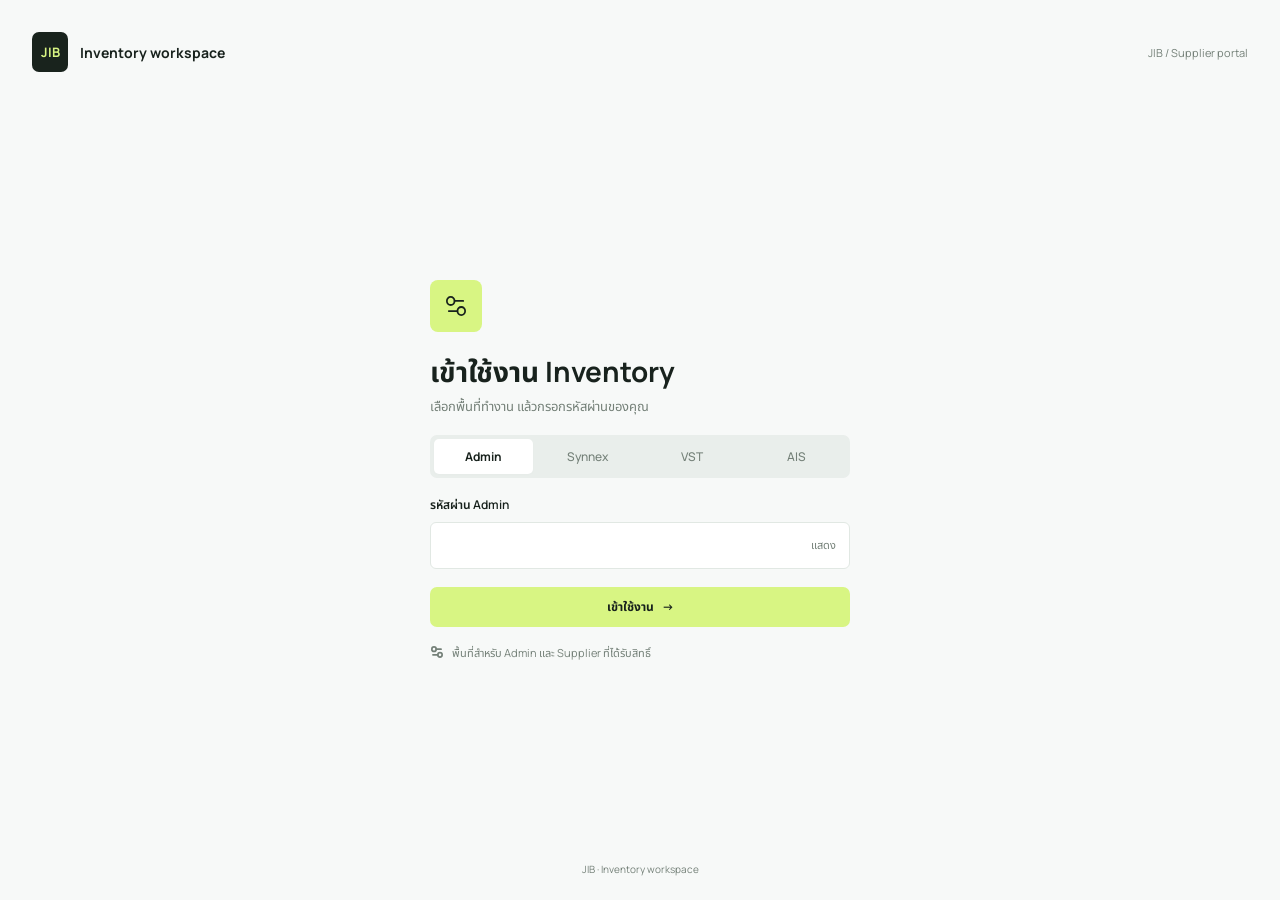
<file: index.html>
<!doctype html>
<html lang="th">
  <head>
    <meta charset="utf-8">
    <meta name="viewport" content="width=device-width, initial-scale=1">
    <title>JIB Inventory workspace</title>
    <link rel="stylesheet" href="workspace.css?v=20261027-sidebar">
  </head>
  <body data-page="home" data-vendor="admin">
    <div id="app"></div>
    <script src="config.js"></script>
    <script src="app.js?v=20261105-categories"></script>
  </body>
</html>
</file>
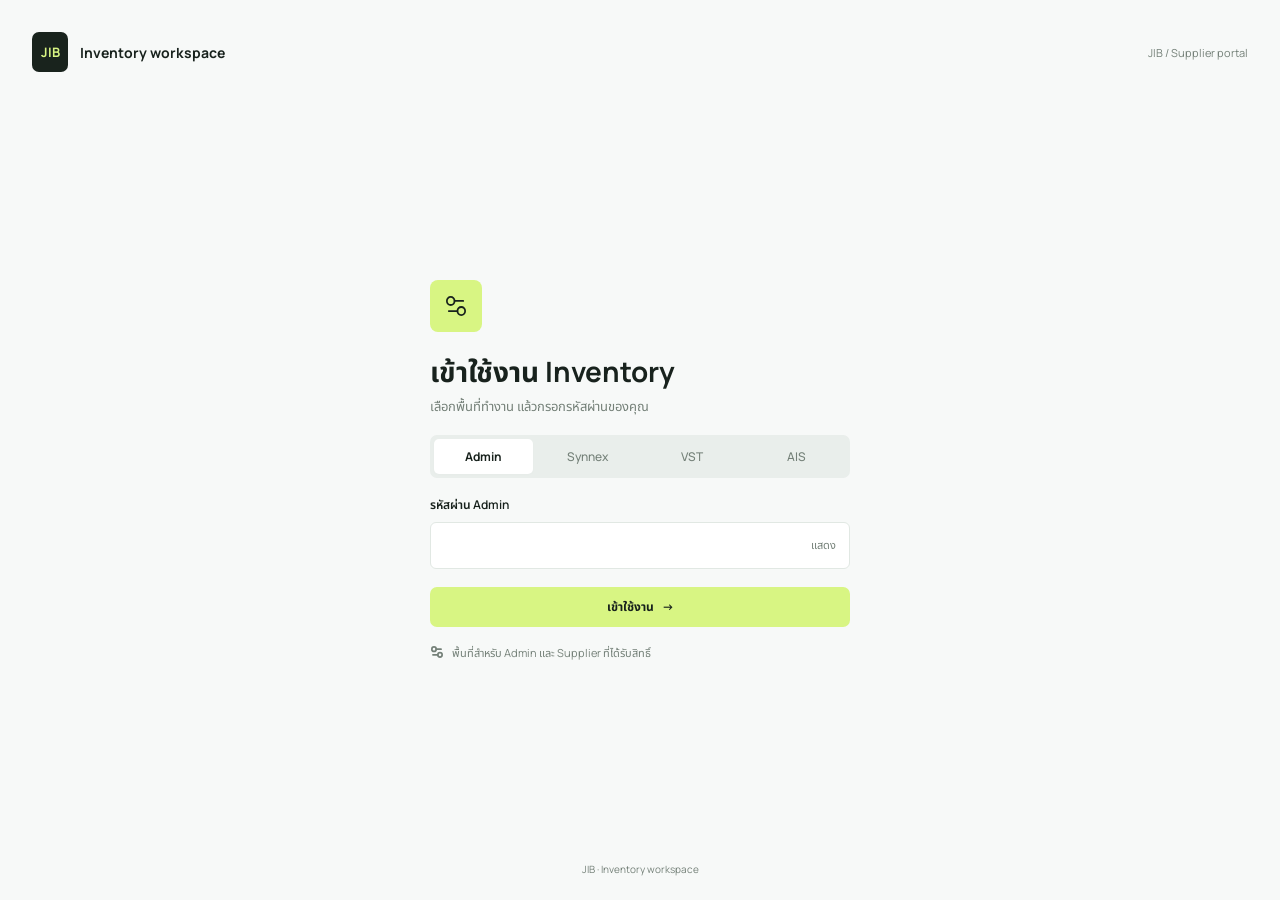
<file: admin.html>
<!doctype html>
<html lang="th">
  <head>
    <meta charset="utf-8">
    <meta name="viewport" content="width=device-width, initial-scale=1">
    <title>Admin</title>
    <link rel="stylesheet" href="workspace.css?v=20261119-sales30-units">
  </head>
  <body data-page="admin" data-vendor="admin" data-jib-stock="true">
    <div id="app"></div>
    <script src="config.js"></script>
    <script src="app.js?v=20261120-sales100k-1"></script>
  </body>
</html>
</file>
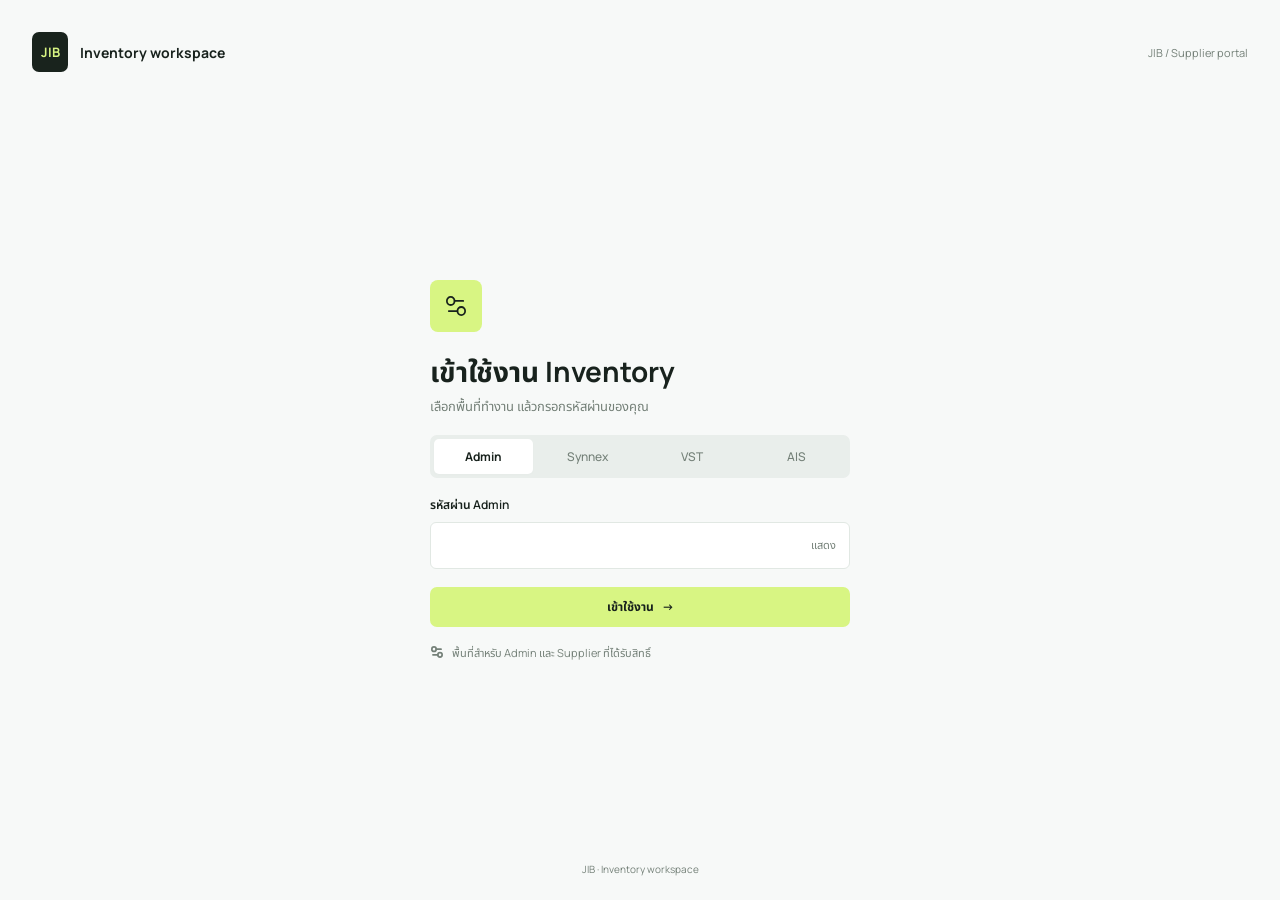
<file: inventory.html>
<!doctype html>
<html lang="th">
  <head>
    <meta charset="utf-8">
    <meta name="viewport" content="width=device-width, initial-scale=1">
    <meta name="referrer" content="no-referrer">
    <title>Inventory | JIB Workspace</title>
    <link rel="stylesheet" href="workspace.css?v=20261119-sales30-units">
    <link rel="stylesheet" href="inventory.css?v=20261119-inventory-1">
  </head>
  <body data-page="inventory" data-vendor="admin">
    <div id="app"></div>
    <script src="config.js"></script>
    <script src="inventory.js?v=20261119-inventory-1"></script>
    <script src="app.js?v=20261119-inventory-1"></script>
  </body>
</html>
</file>
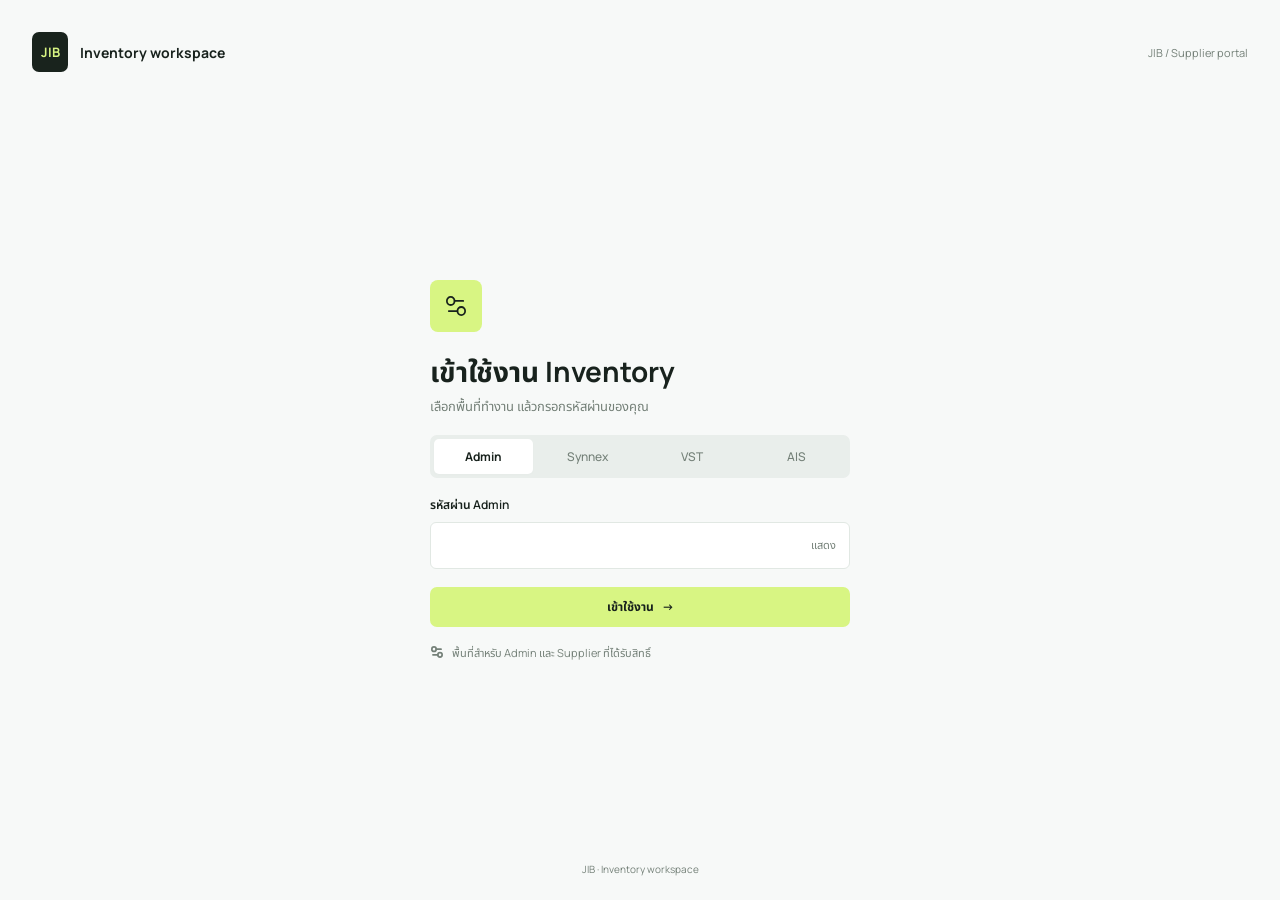
<file: sales.html>
<!doctype html>
<html lang="th">
  <head>
    <meta charset="utf-8">
    <meta name="viewport" content="width=device-width, initial-scale=1">
    <meta name="referrer" content="no-referrer">
    <title>ยอดขาย | JIB Workspace</title>
    <link rel="stylesheet" href="workspace.css?v=20261119-sales-1">
    <link rel="stylesheet" href="sales.css?v=20261119-sales-1">
  </head>
  <body data-page="sales" data-vendor="admin">
    <div id="app"></div>
    <script src="config.js?v=20261119-sales-1"></script>
    <script src="sales.js?v=20261120-sales100k-1"></script>
    <script src="app.js?v=20261120-sales100k-1"></script>
  </body>
</html>
</file>
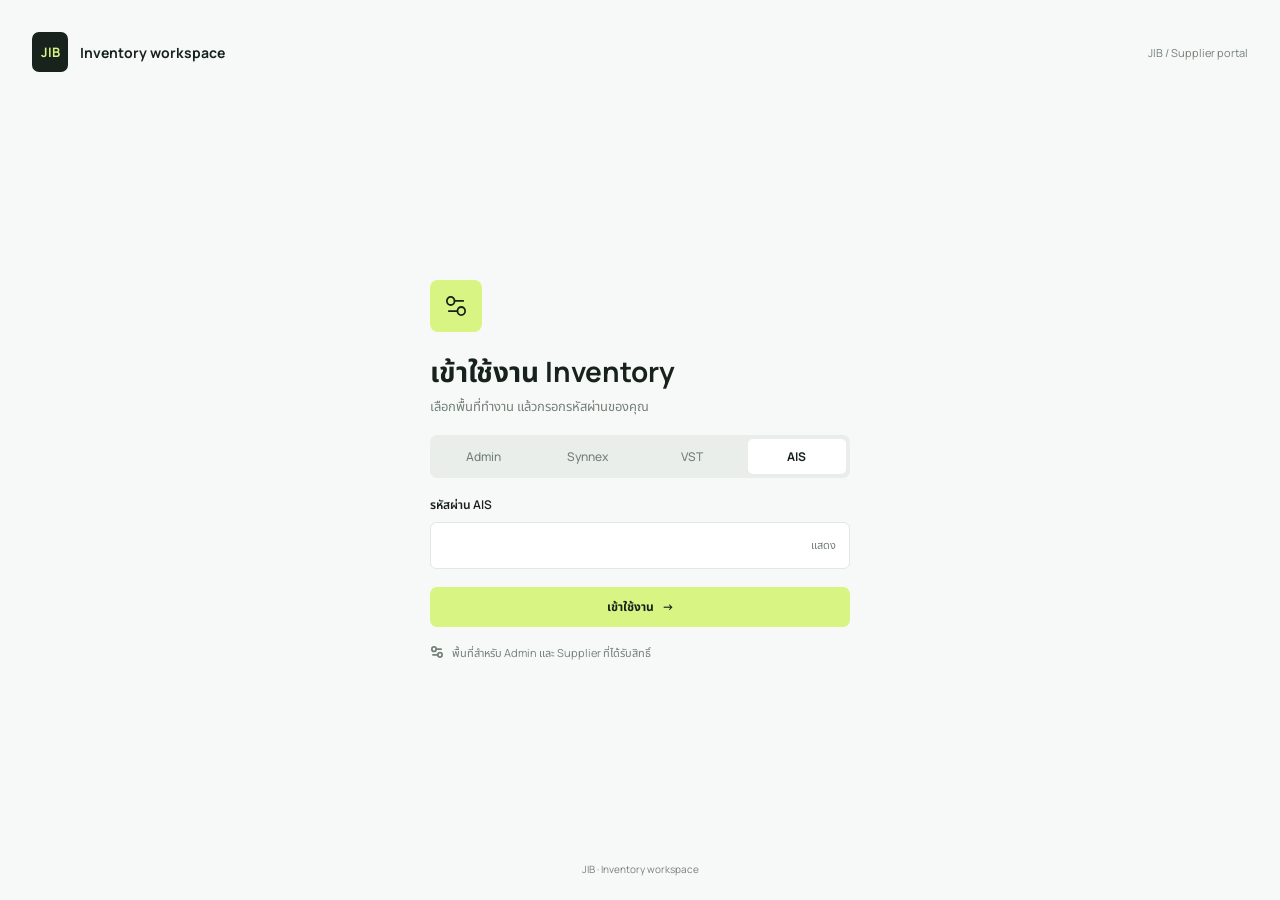
<file: upload-ais.html>
<!doctype html>
<html lang="th">
  <head>
    <meta charset="utf-8">
    <meta name="viewport" content="width=device-width, initial-scale=1">
    <title>AIS Upload</title>
    <link rel="stylesheet" href="workspace.css?v=20261027-sidebar">
  </head>
  <body data-page="upload" data-vendor="ais">
    <div id="app"></div>
    <script src="config.js"></script>
    <script src="app.js?v=20261105-categories"></script>
  </body>
</html>
</file>
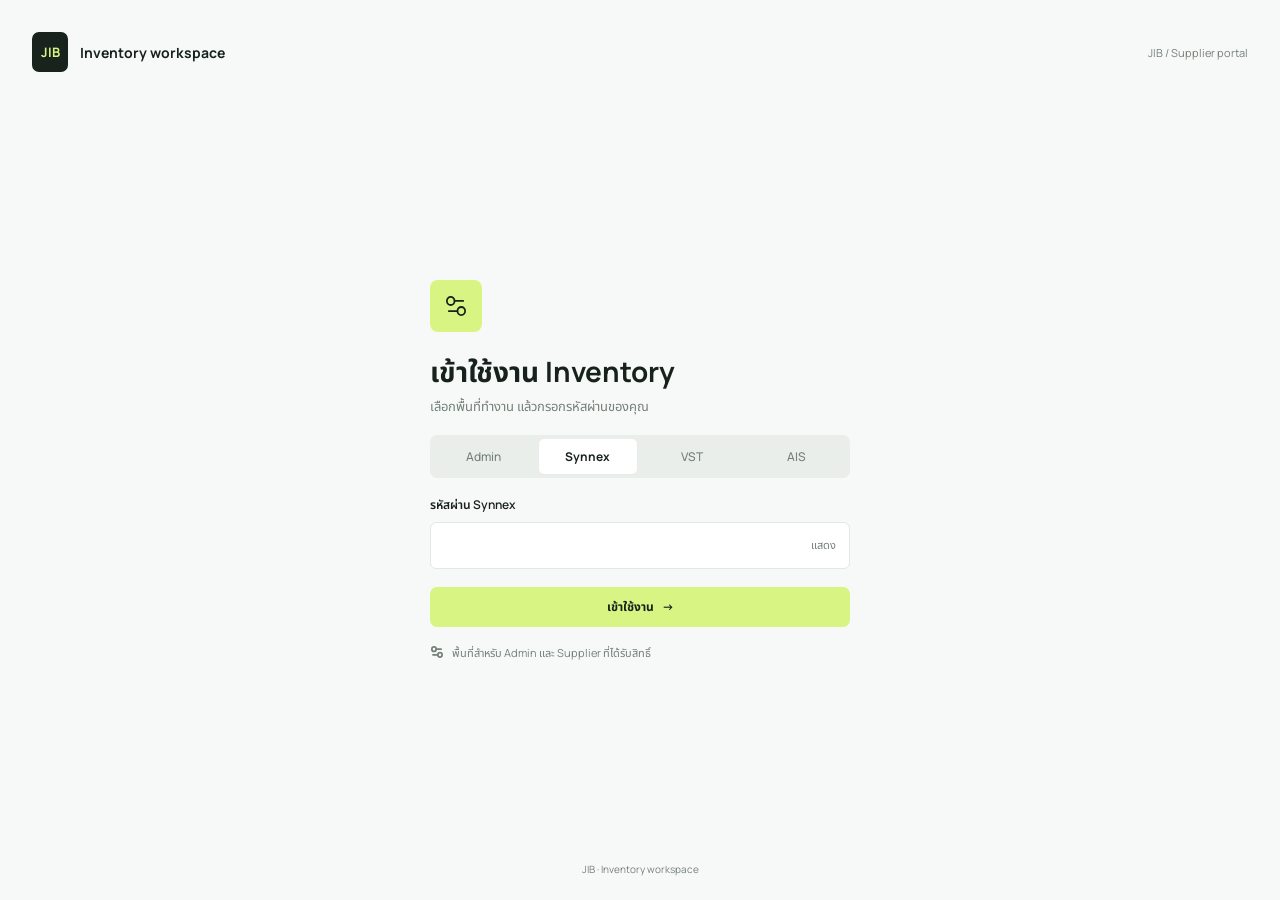
<file: upload-synnex.html>
<!doctype html>
<html lang="th">
  <head>
    <meta charset="utf-8">
    <meta name="viewport" content="width=device-width, initial-scale=1">
    <title>Synnex Upload</title>
    <link rel="stylesheet" href="workspace.css?v=20261027-sidebar">
  </head>
  <body data-page="upload" data-vendor="synnex">
    <div id="app"></div>
    <script src="config.js"></script>
    <script src="app.js?v=20261105-categories"></script>
  </body>
</html>
</file>
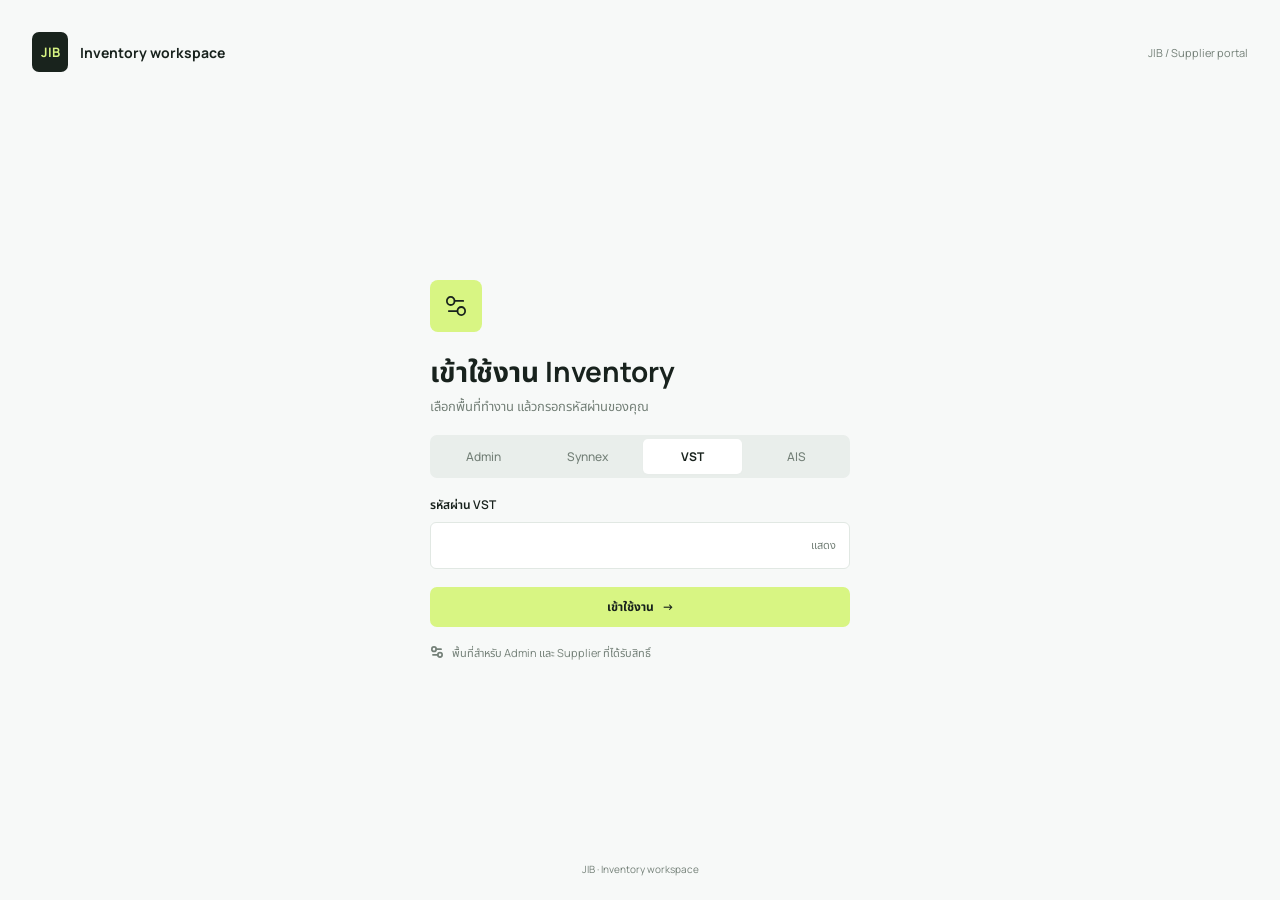
<file: upload-vst.html>
<!doctype html>
<html lang="th">
  <head>
    <meta charset="utf-8">
    <meta name="viewport" content="width=device-width, initial-scale=1">
    <title>VST Upload</title>
    <link rel="stylesheet" href="workspace.css?v=20261027-sidebar">
  </head>
  <body data-page="upload" data-vendor="vst">
    <div id="app"></div>
    <script src="config.js"></script>
    <script src="app.js?v=20261105-categories"></script>
  </body>
</html>
</file>
<file: workspace.css>
@font-face { font-family: Manrope; src: url('assets/fonts/manrope.ttf') format('truetype'); font-style: normal; font-weight: 200 800; font-display: swap; }
@font-face { font-family: 'Noto Sans Thai'; src: url('assets/fonts/noto-sans-thai.ttf') format('truetype'); font-style: normal; font-weight: 100 900; font-display: swap; }
:root {
  color-scheme: light;
  --canvas: #f7f9f8;
  --surface: #fff;
  --ink: #18221d;
  --muted: #748078;
  --line: #e1e8e3;
  --sidebar: #19231d;
  --lime: #d8f583;
  --teal: #087c65;
  --mint: #edf7f1;
  --amber: #a6652a;
  --sand: #fff5e8;
  --danger: #b34236;
  font-family: Manrope, 'Noto Sans Thai', sans-serif;
  color: var(--ink);
  font-size: 13px;
  letter-spacing: 0;
}
* { box-sizing: border-box; }
body { margin: 0; background: var(--canvas); }
button, input, textarea { font: inherit; color: inherit; }
button, summary, a, input, textarea { -webkit-tap-highlight-color: transparent; }
button, summary, a { touch-action: manipulation; }
button, a, summary { transition: background .16s, color .16s, border-color .16s, box-shadow .16s; }
button { cursor: pointer; }
a { color: inherit; text-decoration: none; }
h1, h2, h3, h4, p { margin: 0; }
h1 { font-size: 28px; font-weight: 700; line-height: 1.5; overflow-wrap: anywhere; }
h2 { font-size: 15px; font-weight: 700; line-height: 1.5; }
h3 { font-size: 13px; font-weight: 700; }
input, textarea { min-width: 0; }
[hidden] { display: none !important; }
:focus-visible { outline: 2px solid var(--teal); outline-offset: 4px; }
:disabled, .disabled { cursor: not-allowed; opacity: .5; }
.visually-hidden, .supplier-filter legend { position: absolute; width: 1px; height: 1px; padding: 0; margin: -1px; overflow: hidden; clip: rect(0,0,0,0); white-space: nowrap; border: 0; }
.workspace-icon { width: 16px; height: 16px; flex: 0 0 16px; display: inline-flex; align-items: center; justify-content: center; overflow: visible; }
.workspace-icon img { display: block; flex-shrink: 0; max-width: none; }
.icon-settings-login { width: 24px; height: 24px; flex-basis: 24px; }
.icon-settings-note { width: 14px; height: 14px; flex-basis: 14px; }
.icon-settings-small { width: 17px; height: 17px; flex-basis: 17px; }
.icon-clock { width: 13px; height: 13px; flex-basis: 13px; mask: url('assets/fresh-70a69.svg') center / 13px 13px no-repeat; }
.icon-clock-upload { width: 14px; height: 14px; flex-basis: 14px; mask: url('assets/fresh-3a155.svg') center / 14px 14px no-repeat; }
.button { display: inline-flex; align-items: center; justify-content: center; gap: 8px; min-height: 40px; padding: 10px 16px; border: 1px solid transparent; border-radius: 7px; font-size: 12px; font-weight: 700; line-height: 18px; white-space: nowrap; background: var(--surface); }
.button.primary { background: var(--lime); color: var(--ink); }
.button.primary:not(:disabled):hover { background: #c7e772; box-shadow: 0 3px 12px #18221d0c; }
.button.secondary { border-color: var(--line); background: var(--surface); }
.button.secondary:not(:disabled):hover { background: var(--canvas); border-color: #c1d2c6; }
.button.danger-button { background: var(--danger); color: #fff; }
.icon-button { width: 46px; min-width: 46px; padding: 10px; }
.full { width: 100%; }
.badge { display: inline-flex; align-items: center; gap: 5px; width: fit-content; padding: 4px 8px; border-radius: 4px; font-size: 10px; line-height: 15px; font-weight: 600; background: var(--mint); color: var(--teal); }
.badge-amber { background: var(--sand); color: var(--amber); }
.badge-muted { background: var(--canvas); color: var(--muted); }
.hint { color: var(--muted); font-size: 10px; line-height: 1.5; }
.status { padding: 12px 16px; margin: 0 0 18px; border-radius: 6px; font-size: 12px; overflow-wrap: anywhere; animation: arrive .18s ease-out; }
.status.success { color: var(--teal); background: var(--mint); border: 1px solid #d6eadd; }
.status.error { color: var(--danger); background: #fff0ed; border: 1px solid #f0d9d2; }
.status.warning { color: #854a16; background: var(--sand); border: 1px solid #ead7bc; }
.workspace-shell { display: grid; grid-template-columns: 184px minmax(0,1fr); min-height: 100dvh; background: var(--surface); }
.workspace-shell.sidebar-hidden { grid-template-columns: minmax(0,1fr); }
.workspace-sidebar { position: sticky; top: 0; height: 100dvh; padding: 20px; background: var(--sidebar); display: flex; flex-direction: column; gap: 8px; color: #cbd8cf; }
.workspace-brand { display: flex; align-items: center; gap: 9px; margin-bottom: 42px; }
.workspace-mark { width: 36px; height: 36px; flex: 0 0 36px; border-radius: 7px; background: var(--lime); color: var(--ink); display: inline-grid; place-items: center; font-size: 12px; font-weight: 700; }
.workspace-brand > span:last-child { display: grid; gap: 1px; }
.workspace-brand strong { color: #fff; font-size: 13px; }
.workspace-brand small { color: #92a699; font-size: 8px; font-weight: 500; }
.nav-caption { color: #92a699; font-size: 9px; font-weight: 600; margin-bottom: 0; }
.workspace-nav { display: grid; gap: 8px; }
.workspace-nav a { min-height: 38px; display: flex; gap: 10px; align-items: center; padding: 10px; border-radius: 6px; font-size: 12px; font-weight: 500; }
.workspace-nav a.active { background: var(--lime); color: var(--ink); font-weight: 700; }
.workspace-nav a:not(.active):hover { background: #293b2f; }
.workspace-account { margin-top: auto; padding: 16px 8px 8px; border: 0; border-top: 1px solid #34463a; display: flex; align-items: center; gap: 8px; background: none; color: #fff; text-align: left; }
.workspace-account > span:last-child { display: grid; gap: 1px; }
.account-avatar { width: 28px; height: 28px; flex: 0 0 28px; display: grid; place-items: center; border-radius: 6px; background: #34463a; color: var(--lime); font-size: 11px; font-weight: 700; }
.workspace-account strong { font-size: 11px; font-weight: 600; }
.workspace-account small { color: #92a699; font-size: 9px; }
.workspace-account:hover small { color: var(--lime); }
.workspace-main { min-width: 0; }
.workspace-topbar { min-height: 59px; display: flex; gap: 12px; align-items: center; padding: 18px 32px; font-size: 10px; color: var(--muted); }
.workspace-label { font-weight: 700; }
.sidebar-toggle { min-height: 34px; width: 34px; flex: 0 0 34px; padding: 7px; }
.sidebar-toggle img { display: block; width: 18px; height: 18px; }
.workspace-topbar strong { font-size: 11px; font-weight: 600; color: var(--ink); }
.workspace-topbar time { font-size: 11px; font-weight: 500; }
.breadcrumb-divider { color: var(--line); }
.topbar-spacer { flex: 1; }
.workspace-heading { display: flex; align-items: center; justify-content: space-between; gap: 18px; padding: 32px; }
.workspace-heading > div:first-child { min-width: 0; flex: 1; }
.workspace-heading p { margin-top: 3px; color: var(--muted); font-size: 12px; line-height: 18px; }
.heading-actions { display: flex; flex-wrap: wrap; gap: 18px; align-items: center; }
.stock-upload-icon { flex: 0 0 16px; display: block; }
.order-summary { display: grid; grid-template-columns: repeat(4,minmax(0,1fr)); padding: 0 32px 24px; gap: 16px; }
.order-summary > div { display: flex; align-items: center; gap: 12px; }
.order-summary strong { font-size: 30px; line-height: 45px; font-weight: 700; }
.order-summary span { font-size: 11px; font-weight: 500; color: var(--muted); }
.summary-pending strong { color: var(--muted); }
.summary-partial strong { color: var(--amber); }
.summary-complete strong { color: var(--teal); }
.latest-strip { padding: 22px 32px; background: var(--canvas); border-top: 1px solid var(--line); }
.section-title { display: flex; align-items: center; justify-content: space-between; gap: 12px; margin-bottom: 12px; }
.section-title h2 { font-size: 13px; }
.latest-grid { display: grid; grid-template-columns: repeat(3,minmax(0,1fr)); gap: 12px; }
.latest-card { display: flex; align-items: center; gap: 12px; padding: 16px; background: var(--surface); border: 1px solid var(--line); border-radius: 8px; min-width: 0; min-height: 84px; }
.supplier-mark { width: 36px; height: 36px; flex: 0 0 36px; display: grid; place-items: center; border-radius: 6px; background: var(--mint); color: var(--teal); font-size: 10px; font-weight: 700; }
.latest-vst .supplier-mark { background: var(--sand); color: var(--amber); }
.latest-ais .supplier-mark { background: #f0f2f1; color: var(--muted); }
.latest-info { display: grid; gap: 3px; flex: 1; min-width: 0; }
.latest-info h3 { font-size: 12px; }
.latest-info span { font-size: 10px; color: var(--muted); overflow-wrap: anywhere; }
.latest-count { display: grid; justify-items: end; min-width: 32px; }
.latest-count strong { font-size: 23px; font-weight: 700; line-height: 35px; }
.latest-count span { font-size: 10px; color: var(--muted); }
.admin-workspace { padding: 32px; }
.admin-toolbar { display: flex; align-items: center; justify-content: space-between; gap: 20px; }
.admin-search { display: flex; gap: 10px; align-items: center; background: var(--canvas); padding: 0 11px; width: 330px; max-width: 100%; min-height: 40px; border-radius: 6px; }
.admin-search:focus-within { outline: 2px solid #afd3c4; }
.admin-search input { border: 0; outline: 0; background: transparent; padding: 11px 0; width: 100%; font-size: 12px; }
.admin-search input::placeholder { color: var(--muted); }
.admin-filter-actions { display: flex; align-items: center; gap: 12px; }
.supplier-filter { display: flex; gap: 12px; align-items: center; padding: 0; border: 0; margin: 0; }
.supplier-filter-option { display: flex; align-items: center; gap: 4px; padding: 4px 8px; border-radius: 4px; font-size: 10px; font-weight: 600; background: var(--canvas); color: var(--muted); cursor: pointer; min-height: 26px; }
.supplier-filter-option.active { color: var(--teal); background: var(--mint); }
.supplier-filter-option input { width: 11px; height: 11px; margin: 0; accent-color: var(--teal); }
.admin-management { position: relative; }
.admin-management summary { list-style: none; cursor: pointer; }
.admin-management summary::-webkit-details-marker { display: none; }
.tool-menu-list { position: absolute; right: 0; top: calc(100% + 8px); width: 292px; max-width: calc(100vw - 40px); padding: 12px; border: 1px solid var(--line); border-radius: 8px; background: var(--surface); box-shadow: 0 12px 40px #18221d18; z-index: 20; max-height: 65dvh; overflow-y: auto; animation: arrive .16s ease-out; }
.menu-heading { display: block; font-size: 10px; font-weight: 700; color: var(--muted); padding: 6px; }
.menu-action { display: block; width: 100%; border: 0; background: transparent; border-radius: 4px; padding: 11px 10px; text-align: left; font-size: 12px; }
.menu-action:hover { background: var(--canvas); }
.menu-action.danger { color: var(--danger); }
.menu-action.reset-orders { color: var(--amber); }
.tool-menu-list hr { border: 0; border-top: 1px solid var(--line); margin: 6px 0; }
.admin-order-bar { display: flex; align-items: center; justify-content: space-between; gap: 16px; padding: 16px 0; }
.order-tabs { display: flex; gap: 24px; flex-wrap: wrap; }
.order-tab { padding: 4px 0; min-height: 26px; background: none; border: 0; border-bottom: 2px solid transparent; color: var(--muted); font-size: 12px; font-weight: 500; }
.order-tab.active { font-weight: 700; color: var(--teal); border-color: var(--teal); }
.admin-order-bar > .hint { white-space: nowrap; }
.product-filter-bar { display: flex; align-items: center; flex-wrap: wrap; gap: 12px; margin-top: 18px; }
.product-filter-label { font-size: 11px; font-weight: 600; color: var(--muted); }
.product-filter { display: inline-flex; flex-wrap: wrap; gap: 4px; padding: 4px; background: var(--canvas); border-radius: 6px; }
.product-filter-button { min-height: 32px; padding: 6px 14px; border: 0; border-radius: 4px; background: transparent; color: var(--muted); font-size: 12px; font-weight: 600; }
.product-filter-button:hover { color: var(--ink); background: var(--surface); }
.product-filter-button.active { color: var(--teal); background: var(--mint); }
.table-wrap { overflow: auto; }
table { border-collapse: collapse; width: 100%; text-align: left; }
.admin-table table { min-width: 980px; table-layout: fixed; }
thead { background: var(--canvas); }
th { padding: 12px; color: var(--muted); font-size: 9px; font-weight: 700; text-transform: uppercase; vertical-align: top; }
th small { display: block; font-size: 8px; font-weight: 400; text-transform: none; margin-top: 2px; }
.part-column { width: 160px; }
.jib-stock-column { width: 104px; }
.sales-30-column { width: 144px; }
.supplier-column { width: 176px; }
td { padding: 12px; border-bottom: 1px solid var(--line); vertical-align: top; overflow-wrap: anywhere; }
.inventory-row { height: 76px; }
.inventory-row.state-partial { background: var(--sand); }
.part-link { color: var(--teal); font-size: 11px; font-weight: 700; background: none; padding: 0; border: 0; line-height: 17px; text-align: left; overflow-wrap: anywhere; }
.part-link:hover { text-decoration: underline; }
.order-state { display: grid; gap: 0; margin-top: 4px; }
.order-state strong { font-size: 9px; font-weight: 500; line-height: 14px; }
.order-state span { display: none; }
.order-state-pending { color: var(--muted); }
.order-state-partial { color: var(--amber); }
.order-state-complete { color: var(--teal); }
.description-cell { font-size: 12px; font-weight: 500; line-height: 20px; }
.jib-stock-cell { font-size: 12px; line-height: 20px; }
.jib-stock-label { display: none; }
.jib-stock-value { font-weight: 700; font-variant-numeric: tabular-nums; }
.sales-30-window { margin: 0 0 12px; }
.sales-30-label { display: none; }
.sales-30-numbers { font-size: 12px; line-height: 18px; font-variant-numeric: tabular-nums; }
.jib-stock-summary { display: flex; align-items: baseline; flex-wrap: wrap; gap: 6px 12px; padding: 12px 0; border-top: 1px solid var(--line); color: var(--muted); font-size: 11px; }
.jib-stock-summary strong { color: var(--ink); }
.jib-stock-filename { min-width: 0; overflow-wrap: anywhere; }
.stock-file-input { width: 100%; min-height: 42px; padding: 7px; background: var(--canvas); border: 1px solid var(--line); border-radius: 6px; }
.stock-file-input::file-selector-button { border: 1px solid var(--line); border-radius: 4px; background: var(--surface); padding: 4px 8px; margin-right: 8px; cursor: pointer; }
#jibStockUploadFeedback .status { margin: 12px 0 0; }
.vendor-cell { display: grid; gap: 5px; }
.vendor-values { display: flex; align-items: baseline; flex-wrap: wrap; gap: 3px 10px; }
.vendor-values strong { font-size: 12px; font-weight: 700; }
.vendor-values span { color: var(--muted); font-size: 11px; font-weight: 500; }
.vendor-order-control { display: inline-flex; align-items: center; gap: 6px; width: fit-content; cursor: pointer; font-size: 9px; font-weight: 500; color: var(--muted); min-height: 20px; }
.vendor-order-control:has(input:checked) { color: var(--teal); }
.supplier-order-toggle { width: 12px; height: 12px; margin: 0; accent-color: var(--teal); cursor: pointer; }
.empty { color: var(--muted); }
.inventory-empty { text-align: center; padding: 48px 20px; color: var(--muted); }
.admin-footer { display: flex; align-items: center; justify-content: space-between; flex-wrap: wrap; gap: 16px; padding-top: 16px; color: var(--muted); font-size: 10px; }
.admin-footer > span { display: inline-flex; align-items: center; gap: 10px; }
.workflow-steps { padding: 0 32px 24px; margin: 0; display: grid; grid-template-columns: repeat(3,minmax(0,1fr)); gap: 24px; list-style: none; }
.workflow-steps li { display: flex; gap: 10px; padding: 12px; align-items: center; background: var(--canvas); border-radius: 6px; font-weight: 600; font-size: 12px; color: var(--muted); }
.workflow-steps li span { font-size: 11px; font-weight: 700; }
.workflow-steps li.active { background: var(--mint); color: var(--teal); }
.upload-source-layout { border-top: 1px solid var(--line); display: grid; grid-template-columns: minmax(0,792fr) minmax(280px,376fr); gap: 24px; padding: 32px; }
.source-content { min-width: 0; }
.source-heading { display: flex; align-items: center; justify-content: space-between; gap: 12px; }
.source-tabs { display: flex; gap: 20px; padding: 14px 0; }
.source-tabs button { border: 0; padding: 0; min-height: 26px; background: none; color: var(--muted); font-size: 12px; font-weight: 500; }
.source-tabs button.active { color: var(--teal); font-weight: 700; }
.file-dropzone { position: relative; padding: 24px; background: var(--canvas); border: 1px solid var(--line); border-radius: 8px; }
.file-dropzone.dragging { border-color: var(--teal); box-shadow: 0 0 0 3px #087c6518; }
.selected-file { display: flex; align-items: center; gap: 14px; }
.file-format { width: 48px; height: 48px; flex: 0 0 48px; display: grid; place-items: center; background: var(--mint); color: var(--teal); border-radius: 8px; font-size: 11px; font-weight: 700; }
.file-info { flex: 1; min-width: 0; display: grid; gap: 3px; }
.file-info strong { font-size: 14px; font-weight: 700; overflow-wrap: anywhere; }
.file-info span { color: var(--muted); font-size: 11px; }
.file-dropzone input { position: absolute; width: 1px; height: 1px; opacity: 0; left: 24px; bottom: 24px; }
.file-dropzone:focus-within { outline: 2px solid #afd3c4; }
.read-progress { height: 3px; background: var(--line); border-radius: 2px; margin: 14px 0 12px; }
.read-progress.complete { background: var(--teal); }
.reading .read-progress { background: linear-gradient(90deg,var(--line) 0%,var(--teal) 50%,var(--line) 100%); background-size: 200% 100%; animation: reading 1.1s linear infinite; }
.file-read-status { font-size: 11px; color: var(--teal); }
.source-columns { color: var(--muted); font-size: 11px; margin-top: 14px; }
.paste-input-wrap textarea { width: 100%; min-height: 140px; resize: vertical; border: 1px solid var(--line); border-radius: 6px; padding: 16px; background: var(--canvas); font-size: 12px; }
.paste-input-wrap .button { margin-top: 10px; }
.upload-validation { display: grid; align-content: start; gap: 16px; }
.validation-summary { background: var(--mint); padding: 20px; border-radius: 8px; }
.validation-summary h2 { font-size: 14px; }
.validation-summary .badge { background: var(--surface); white-space: nowrap; }
.validation-summary ul { list-style: none; display: grid; gap: 16px; padding: 16px 0 0; margin: 0; }
.validation-summary li { display: flex; gap: 8px; color: var(--muted); font-size: 11px; }
.validation-summary li.valid { color: var(--ink); }
.validation-summary li > span { color: var(--teal); font-weight: 700; flex: 0 0 12px; }
.password-action { display: flex; align-items: center; gap: 12px; border: 1px solid var(--line); border-radius: 6px; background: var(--surface); padding: 14px; font-size: 11px; font-weight: 500; text-align: left; }
.password-action > span:last-child { margin-left: auto; color: var(--muted); }
.upload-review { padding: 0 32px 32px; }
.review-heading { display: flex; align-items: center; gap: 12px; margin-bottom: 16px; flex-wrap: wrap; }
.review-heading h2 { font-size: 17px; }
.review-heading .button { margin-left: auto; }
.preview-table table { min-width: 620px; table-layout: fixed; }
.preview-table th:first-child { width: 180px; }
.preview-table th:nth-child(3) { width: 110px; }
.preview-table th:last-child { width: 160px; }
.preview-table td { font-size: 11px; font-weight: 500; line-height: 18px; }
.preview-table td:first-child { color: var(--teal); }
.preview-table td:first-child strong { font-weight: 700; }
.table-note { padding-top: 12px; }
.empty-preview { padding: 48px 20px; text-align: center; color: var(--muted); background: var(--canvas); border-radius: 6px; font-size: 12px; }
.replacement-note { display: flex; align-items: center; gap: 10px; margin-top: 16px; color: var(--muted); font-size: 11px; }
.admin-dialog, .part-modal { background: var(--surface); color: var(--ink); width: min(460px,calc(100vw - 32px)); padding: 28px; border: 1px solid var(--line); border-radius: 8px; max-height: calc(100dvh - 32px); overflow-y: auto; box-shadow: 0 16px 60px #18221d24; animation: arrive .18s ease-out; }
dialog::backdrop { background: #18221d73; backdrop-filter: blur(3px); }
.admin-dialog h2 { font-size: 22px; margin-bottom: 18px; }
.admin-dialog > p { font-size: 12px; line-height: 20px; color: var(--muted); margin-bottom: 18px; }
.admin-dialog .dialog-note { padding: 10px 12px; color: var(--teal); background: var(--mint); border-radius: 4px; }
.dialog-actions { display: flex; justify-content: flex-end; flex-wrap: wrap; gap: 10px; margin-top: 18px; }
.field { display: grid; gap: 8px; margin-bottom: 18px; }
.field label { font-size: 12px; font-weight: 600; }
.input { width: 100%; padding: 13px; border: 1px solid var(--line); border-radius: 6px; background: var(--surface); }
.part-modal { width: min(520px,calc(100vw - 32px)); }
.part-modal-toolbar { display: flex; align-items: center; justify-content: space-between; gap: 12px; margin-bottom: 20px; }
.part-modal h2 { font-size: 23px; line-height: 1.5; margin-bottom: 20px; overflow-wrap: anywhere; }
.part-identifier { display: flex; gap: 16px; justify-content: space-between; align-items: baseline; padding-bottom: 20px; border-bottom: 1px solid var(--line); }
.part-identifier span { font-size: 10px; color: var(--muted); font-weight: 700; }
.part-identifier strong { font-size: 13px; color: var(--teal); overflow-wrap: anywhere; }
.part-order-summary { display: flex; gap: 12px; align-items: center; padding: 20px 0; }
.part-supplier-grid { display: grid; gap: 20px; }
.part-supplier-card { padding: 16px; border: 1px solid var(--line); border-radius: 6px; }
.part-supplier-card.ordered { background: var(--mint); border-color: var(--mint); }
.part-supplier-card.unavailable { background: var(--canvas); border-color: var(--canvas); }
.part-supplier-heading { display: flex; align-items: center; justify-content: space-between; gap: 12px; }
.part-supplier-card.ordered .badge { background: var(--surface); }
.part-supplier-values { display: flex; align-items: baseline; gap: 10px; margin-top: 12px; }
.part-supplier-values strong { font-size: 24px; font-weight: 700; overflow-wrap: anywhere; }
.part-supplier-values span { font-size: 10px; color: var(--muted); }
.part-supplier-values .detail-price { margin-left: auto; font-size: 20px; font-weight: 600; }
.part-supplier-card p { font-size: 9px; color: var(--muted); margin-top: 12px; }
.part-modal-note { color: var(--muted); font-size: 10px; margin-top: 20px; }
.workspace-login { min-height: 100dvh; display: flex; flex-direction: column; background: var(--canvas); }
.public-header { padding: 32px; display: flex; align-items: center; justify-content: space-between; gap: 20px; }
.public-brand { display: flex; align-items: center; gap: 12px; }
.public-brand .workspace-mark { width: 40px; height: 40px; background: var(--sidebar); color: var(--lime); font-size: 13px; }
.public-brand strong { font-size: 14px; }
.public-header > span { font-size: 11px; color: var(--muted); }
.login-center { display: grid; place-items: center; flex: 1; padding: 28px 20px; }
.login-form-wrap { width: 420px; max-width: 100%; display: grid; gap: 18px; }
.login-workspace-icon { width: 52px; height: 52px; display: grid; place-items: center; background: var(--lime); border-radius: 8px; }
.login-intro { margin-top: 5px; font-size: 13px; color: var(--muted); }
.workspace-picker { display: grid; grid-template-columns: repeat(4,minmax(0,1fr)); gap: 6px; background: #e9eeeb; border-radius: 7px; padding: 4px; }
.workspace-picker a { text-align: center; padding: 9px; font-size: 12px; color: var(--muted); font-weight: 500; border-radius: 5px; }
.workspace-picker a.active { background: var(--surface); color: var(--ink); font-weight: 700; box-shadow: 0 1px 3px #18221d04; }
.password-input { display: flex; border: 1px solid var(--line); border-radius: 6px; overflow: hidden; background: var(--surface); }
.password-input:focus-within { outline: 2px solid #afd3c4; }
.password-input input { width: 100%; padding: 13px; border: 0; outline: 0; background: transparent; font-size: 14px; }
.password-input button { border: 0; background: none; color: var(--muted); font-size: 11px; padding: 13px; white-space: nowrap; }
.login-private-note { display: flex; gap: 8px; font-size: 11px; color: var(--muted); }
.workspace-login .status { margin: 16px 0 0; }
.public-footer { padding: 24px; text-align: center; color: var(--muted); font-size: 10px; }
@keyframes arrive { from { opacity: 0; transform: translateY(5px); } to { opacity: 1; transform: translateY(0); } }
@keyframes reading { to { background-position: -200% 0; } }
@media (prefers-reduced-motion: reduce) { *, *::before, *::after { animation: none !important; transition: none !important; scroll-behavior: auto !important; } }
@media (min-width: 761px) {
  .admin-table table.has-sales-30.supplier-visible-1 { min-width: 772px; }
  .admin-table table.has-sales-30.supplier-visible-2 { min-width: 948px; }
  .admin-table table.has-sales-30.supplier-visible-3 { min-width: 1124px; }
}
@media (max-width: 1180px) {
  .order-summary > div { flex-direction: column; align-items: flex-start; gap: 0; }
  .latest-card { gap: 8px; padding: 12px; }
  .supplier-mark { display: none; }
  .admin-toolbar { flex-wrap: wrap; }
  .admin-search { flex: 1; min-width: 260px; }
  .upload-source-layout { grid-template-columns: minmax(0,1fr); }
  .upload-validation { grid-template-columns: minmax(0,1fr) minmax(0,1fr); align-items: start; }
}
@media (max-width: 760px) {
  .workspace-shell { display: block; }
  .workspace-sidebar { height: auto; position: static; padding: 16px 20px; flex-direction: row; align-items: center; gap: 12px; flex-wrap: wrap; }
  .workspace-brand { margin: 0; }
  .workspace-brand small, .nav-caption { display: none; }
  .workspace-nav { display: flex; flex-wrap: wrap; gap: 4px; order: 3; width: 100%; }
  .workspace-nav a { min-height: 36px; padding: 8px 10px; font-size: 11px; }
  .workspace-account { margin: 0 0 0 auto; border: 0; padding: 0; }
  .account-avatar { display: none; }
  .workspace-topbar { min-height: auto; padding: 12px 20px; gap: 8px; }
  .workspace-topbar time, .workspace-topbar .badge, .workspace-label, .breadcrumb-divider { display: none; }
  .workspace-heading { padding: 12px 20px 24px; align-items: flex-start; flex-wrap: wrap; }
  h1 { font-size: 23px; line-height: 35px; }
  .workspace-heading > div:first-child { flex: 1 0 100%; }
  .workspace-heading .heading-actions { gap: 10px; }
  .order-summary { padding: 0 20px 22px; gap: 12px; }
  .order-summary strong { font-size: 23px; line-height: 35px; }
  .order-summary span { font-size: 9px; }
  .latest-strip { padding: 20px; }
  .latest-grid { gap: 8px; }
  .latest-card { flex-direction: column; align-items: flex-start; gap: 8px; padding: 12px; background: var(--canvas); border: 0; }
  .latest-strip { background: var(--surface); border-top: 0; padding-top: 0; }
  .latest-info { gap: 8px; }
  .latest-info h3 { color: var(--teal); font-size: 11px; }
  .latest-vst .latest-info h3 { color: var(--amber); }
  .latest-ais .latest-info h3 { color: var(--muted); }
  .latest-info span { font-size: 9px; }
  .latest-count { justify-items: start; }
  .latest-count strong { font-size: 22px; }
  .admin-workspace { padding: 0 20px 20px; }
  .admin-toolbar { gap: 14px; }
  .admin-search { width: 100%; min-width: 0; flex-basis: 100%; }
  .admin-filter-actions { width: 100%; justify-content: space-between; gap: 8px; }
  .supplier-filter { gap: 6px; }
  .supplier-filter-option { min-height: 30px; padding: 5px 6px; }
  .admin-management summary { padding: 8px; min-height: 36px; font-size: 11px; }
  .admin-order-bar { padding: 16px 0; flex-wrap: wrap; gap: 4px; }
  .order-tabs { gap: 16px; }
  .order-tab { font-size: 11px; }
  .admin-table { overflow: visible; }
  .admin-table table, .admin-table tbody { display: block; min-width: 0; width: 100%; }
  .admin-table thead { display: none; }
  .admin-table .inventory-row { display: grid; grid-template-columns: repeat(var(--supplier-count),minmax(0,1fr)); gap: 0; height: auto; padding: 20px 0; border-top: 1px solid var(--line); background: transparent; }
  .admin-table td { border: 0; padding: 0; width: auto; min-width: 0; }
  .admin-table .part-cell { grid-column: 1 / -1; display: flex; align-items: center; justify-content: space-between; gap: 12px; }
  .part-link { font-size: 12px; }
  .order-state { margin-top: 0; width: fit-content; border-radius: 4px; padding: 4px 8px; }
  .order-state strong { font-size: 10px; }
  .order-state-partial { background: var(--sand); }
  .order-state-complete { background: var(--mint); }
  .description-cell { grid-column: 1 / -1; font-size: 13px; line-height: 21px; margin: 12px 0 16px; }
  .admin-table .jib-stock-cell { grid-column: 1 / -1; display: flex; align-items: baseline; gap: 8px; margin-bottom: 12px; }
  .jib-stock-label { display: inline; color: var(--muted); font-size: 11px; font-weight: 600; }
  .admin-table .sales-30-cell { grid-column: 1 / -1; display: flex; align-items: baseline; flex-wrap: wrap; gap: 4px 8px; margin-bottom: 12px; }
  .sales-30-label { display: inline; color: var(--muted); font-size: 11px; font-weight: 600; }
  .admin-table .supplier-cell { padding: 14px 12px; background: var(--canvas); }
  .supplier-cell::before { content: attr(data-supplier); display: block; color: var(--muted); font-size: 10px; font-weight: 700; margin-bottom: 6px; }
  .admin-table .supplier-cell.no-inventory { display: none; }
  .supplier-cell .vendor-cell { gap: 8px; }
  .supplier-cell .vendor-values { display: flex; flex-wrap: wrap; gap: 4px 7px; }
  .supplier-cell .vendor-values span { font-size: 11px; }
  .vendor-order-control { min-height: 24px; font-size: 10px; }
  .admin-footer { border-top: 1px solid var(--line); gap: 14px; }
  .workflow-steps { padding: 0 20px 20px; gap: 8px; }
  .workflow-steps li { flex-direction: column; align-items: flex-start; font-size: 10px; gap: 4px; padding: 10px; }
  .upload-source-layout { padding: 24px 20px; gap: 20px; }
  .upload-validation { grid-template-columns: 1fr; }
  .validation-summary { padding: 18px; }
  .file-dropzone { padding: 18px; }
  .selected-file { flex-wrap: wrap; gap: 12px; }
  .selected-file .file-info { min-width: 160px; }
  .file-info strong { font-size: 13px; }
  .upload-review { padding: 0 20px 24px; }
  .review-heading { gap: 10px; }
  .review-heading .button { margin-left: 0; }
  .preview-table { max-width: 100%; }
  .replacement-note { align-items: flex-start; line-height: 18px; }
  .admin-dialog, .part-modal { padding: 22px; }
  .part-modal h2 { font-size: 20px; }
  .part-supplier-values .detail-price { font-size: 18px; }
  .public-header { padding: 20px; }
  .public-header > span { display: none; }
  .login-center { padding: 32px 20px; }
  .login-form-wrap h1 { font-size: 26px; }
  .workspace-picker a { padding: 9px 4px; }
}
</file>
<file: inventory.css>
.stock-kpis { margin: 0; padding: 2px 32px 28px; display: grid; grid-template-columns: repeat(4,minmax(0,1fr)); gap: 16px; }
.stock-kpis > div { min-width: 0; border-left: 1px solid var(--line); padding-left: 20px; }
.stock-kpis > div:first-child { border: 0; padding-left: 0; }
.stock-kpis dt, .stock-source span, .stock-distribution small, #inventoryCount { color: #58665e; font-size: 12px; }
.stock-kpis dd { margin: 5px 0 0; font-size: 29px; line-height: 1.35; font-weight: 700; font-variant-numeric: tabular-nums; overflow-wrap: anywhere; }
.stock-kpis [data-stock-metric="units"] { color: var(--teal); }
#jibStockUploadBtn.primary .stock-upload-icon { filter: brightness(.24); }
.stock-insights { display: grid; grid-template-columns: minmax(0,1fr) minmax(0,1.35fr); gap: 32px; padding: 22px 32px; background: var(--canvas); border-block: 1px solid var(--line); }
.stock-source { display: grid; align-content: start; gap: 4px; }
.stock-source strong { font-size: 14px; overflow-wrap: anywhere; }
.stock-insights h2 { font-size: 13px; margin-bottom: 4px; }
.stock-distribution h2 { display: flex; justify-content: space-between; align-items: baseline; }
.stock-distribution small { font-weight: 500; }
.stock-strip { width: 100%; height: 9px; display: flex; gap: 2px; overflow: hidden; border-radius: 3px; background: var(--line); margin: 10px 0; }
.stock-strip i { min-width: 2px; flex-basis: 0; }
.stock-distribution ul { display: flex; gap: 7px 18px; flex-wrap: wrap; padding: 0; margin: 0; list-style: none; }
.stock-distribution li { display: inline-flex; align-items: center; gap: 5px; color: #506057; font-size: 12px; }
.stock-distribution li i { width: 8px; height: 8px; border-radius: 2px; }
.stock-distribution .stock-positive { background: var(--teal); }
.stock-distribution .stock-zero { background: #a6b3aa; }
.stock-distribution .stock-negative { background: #b46a38; }
.stock-list { padding: 24px 32px 32px; }
.stock-list-heading, .stock-list-tools { display: flex; gap: 12px; flex-wrap: wrap; justify-content: space-between; align-items: center; }
.stock-list-heading h2 { font-size: 17px; }
.stock-list-tools { margin: 12px 0; }
.stock-table { table-layout: fixed; }
.stock-table th, .stock-table td { padding: 12px; vertical-align: middle; overflow-wrap: anywhere; border-bottom: 1px solid var(--line); }
.stock-table thead th { font-size: 11px; color: #536259; text-align: left; }
.stock-table :is(th,td):nth-child(2) { text-align: right; width: 18%; }
.stock-table :is(th,td):nth-child(3) { width: 26%; padding-left: 24px; }
.stock-table tbody th { text-align: left; font-size: 13px; text-transform: none; color: var(--ink); }
.stock-table tbody th span { display: block; margin-top: 3px; font-size: 12px; font-weight: 400; color: #58665e; }
.stock-quantity { font-size: 14px; font-variant-numeric: tabular-nums; font-weight: 700; }
.stock-nonpositive { color: var(--amber); }
.stock-matched { color: var(--teal); font-size: 12px; font-weight: 600; }
.stock-unmatched { color: #58665e; font-size: 12px; }
.stock-notice { padding: 0 32px; }
.stock-placeholder, .stock-table .stock-no-rows { text-align: center; padding: 32px 16px; color: #58665e; background: var(--canvas); }
.stock-placeholder p { margin-top: 6px; font-size: 12px; }
@media (max-width: 760px) {
  .stock-kpis { grid-template-columns: repeat(2,minmax(0,1fr)); padding: 0 20px 20px; gap: 16px; }
  .stock-kpis > div:nth-child(odd) { border: 0; padding: 0; }
  .stock-kpis dd { font-size: 24px; }
  .stock-insights { padding: 18px 20px; grid-template-columns: minmax(0,1fr); gap: 18px; }
  .stock-list { padding: 20px; }
  .stock-list-tools { align-items: flex-start; }
  .stock-list .order-tabs { gap: 12px; }
  .stock-notice { padding-inline: 20px; }
  .stock-table th, .stock-table td { padding: 10px 4px; }
  .stock-table :is(th,td):nth-child(3) { width: 29%; padding-left: 10px; }
}
</file>
<file: sales.css>
.sales-page {
  --sales-pad: 32px;
  --sales-secondary: #52635a;
  --sales-negative: #a45438;
  container-type: inline-size;
  font-variant-numeric: tabular-nums;
  min-width: 0;
}
.sales-heading { padding: 20px var(--sales-pad) 24px; }
.sales-heading .heading-actions { gap: 8px; }
.sales-heading h1 { font-size: 26px; }
.sales-heading p { font-size: 11px; color: var(--sales-secondary); overflow-wrap: anywhere; }
.sales-icon { display: inline-block; flex: 0 0 16px; width: 16px; height: 16px; background: currentColor; }
.sales-icon-upload { mask: url("assets/upload.svg") center / contain no-repeat; }
.sales-icon-reload { mask: url("assets/admin-refresh.svg") center / contain no-repeat; }
.sales-icon-button { width: 40px; padding-inline: 0; }
#salesNotice { margin: 0 var(--sales-pad) 16px; }
.sales-filters {
  display: grid;
  grid-template-columns: minmax(135px, 1.1fr) repeat(2, minmax(128px, .95fr)) repeat(2, minmax(112px, 1.2fr)) auto;
  align-items: end;
  gap: 12px;
  padding: 14px var(--sales-pad) 17px;
  background: var(--canvas);
  border-block: 1px solid var(--line);
}
.sales-filters label { display: grid; min-width: 0; gap: 5px; color: var(--sales-secondary); font-size: 11px; font-weight: 600; }
.sales-page select, .sales-filters input {
  width: 100%;
  min-width: 0;
  min-height: 37px;
  padding: 6px 9px;
  border: 1px solid #cdd7d0;
  border-radius: 5px;
  background-color: var(--surface);
  color: var(--ink);
  font: inherit;
  font-size: 12px;
  font-weight: 500;
  line-height: 20px;
}
.sales-page select { appearance: none; background-image: url("assets/admin-down.svg"); background-repeat: no-repeat; background-position: right 8px center; background-size: 14px; padding-right: 27px; text-overflow: ellipsis; cursor: pointer; }
.sales-filters input[type="date"] { display: block; }
.sales-filters input::-webkit-calendar-picker-indicator { margin-left: 2px; padding: 1px; cursor: pointer; }
.sales-reset { min-height: 37px; padding: 7px 12px; }
.sales-metrics { display: grid; grid-template-columns: minmax(0,1.4fr) repeat(3,minmax(0,1fr)); margin: 0; padding: 22px var(--sales-pad); border-bottom: 1px solid var(--line); }
.sales-metrics > div { min-width: 0; padding: 0 20px; border-left: 1px solid var(--line); overflow-wrap: anywhere; }
.sales-metrics > div:first-child { border: 0; padding-left: 0; }
.sales-metrics dt { font-size: 12px; font-weight: 600; color: var(--sales-secondary); }
.sales-metrics dd { margin: 4px 0 0; font-size: 28px; font-weight: 700; line-height: 1.35; }
.sales-metrics [data-metric="satang"] { color: var(--teal); }
.sales-state { display: grid; justify-items: start; gap: 9px; padding: 36px var(--sales-pad); }
.sales-state h2 { font-size: 17px; }
.sales-state p, .sales-loading { color: var(--sales-secondary); }
.sales-state .button { margin-top: 6px; }
.sales-loading { display: flex; align-items: center; font-size: 12px; }
.sales-loading::before { content: ""; width: 14px; height: 14px; border: 2px solid var(--line); border-top-color: var(--teal); border-radius: 50%; animation: sales-spin .9s linear infinite; }
@keyframes sales-spin { to { transform: rotate(360deg); } }
.sales-section-title { display: flex; align-items: center; justify-content: space-between; flex-wrap: wrap; gap: 6px 12px; min-height: 30px; }
.sales-section-title h2 { font-size: 16px; }
.sales-section-title > span { color: var(--sales-secondary); font-size: 11px; }
.sales-daily { padding: 18px var(--sales-pad); border-bottom: 1px solid var(--line); }
.sales-chart { display: grid; grid-template-columns: 50px minmax(0,1fr); column-gap: 8px; padding: 12px 0 23px; }
.sales-axis, .sales-plot { position: relative; height: 126px; min-width: 0; }
.sales-axis .sales-tick { position: absolute; right: 0; transform: translateY(-50%); font-size: 10px; line-height: 1; color: var(--sales-secondary); }
.sales-plot { display: grid; grid-template-columns: repeat(var(--sales-days),minmax(0,1fr)); }
.sales-plot::before, .sales-plot::after { content: ""; position: absolute; left: 0; right: 0; pointer-events: none; }
.sales-plot::before { top: 4%; bottom: 6%; border-block: 1px dashed var(--line); }
.sales-plot::after { top: var(--sales-zero); border-top: 1px solid #bccbc1; }
.sales-day { position: relative; z-index: 1; height: 100%; min-width: 0; background: none; border: 0; border-radius: 2px; padding: 0; }
.sales-day:hover { background: #087c650b; }
.sales-day[aria-pressed="true"] { background: #087c6510; }
.sales-day:focus-visible { z-index: 2; outline-offset: 1px; }
.sales-bar { pointer-events: none; position: absolute; left: 50%; width: min(62%,30px); min-width: 2px; min-height: 2px; transform: translateX(-50%); background: var(--teal); border-radius: 2px 2px 0 0; }
.sales-day[data-state="negative"] .sales-bar { background: var(--sales-negative); border-radius: 0 0 2px 2px; }
.sales-day[data-state="zero"] .sales-bar, .sales-day[data-state="missing"] .sales-bar { transform: translate(-50%,-50%); border-radius: 0; }
.sales-day[data-state="zero"] .sales-bar { min-height: 3px; background: #174f41; }
.sales-day[data-state="missing"] .sales-bar { min-height: 0; border-top: 2px dotted #88948c; background: none; }
.sales-day-tick { position: absolute; top: calc(100% + 3px); left: 50%; transform: translateX(-50%); color: var(--sales-secondary); font: 500 10px/16px Manrope,sans-serif; }
.sales-legend { display: flex; align-items: center; justify-content: flex-end; flex-wrap: wrap; gap: 6px 15px; margin: 4px 0 12px; color: var(--sales-secondary); font-size: 10px; }
.sales-legend span { display: inline-flex; align-items: center; gap: 5px; }
.sales-legend span::before { content: ""; width: 10px; height: 8px; border-radius: 1px; background: var(--teal); }
.sales-legend .negative::before { background: var(--sales-negative); }
.sales-legend .zero::before { height: 3px; background: #174f41; }
.sales-legend .missing::before { height: 0; border-top: 2px dotted #88948c; background: none; }
.sales-inspect { display: flex; align-items: center; flex-wrap: wrap; gap: 6px 10px; padding: 9px 12px; background: var(--canvas); }
.sales-inspect label { font-size: 11px; color: var(--sales-secondary); }
.sales-inspect select { width: auto; max-width: 100%; min-height: 32px; padding-block: 4px; }
.sales-inspect output { font-weight: 650; overflow-wrap: anywhere; }
.sales-text-button { border: 0; background: transparent; color: #076650; font-size: 11px; font-weight: 650; min-height: 32px; padding: 4px 0; }
.sales-text-button:hover, .sales-category:hover .sales-category-name { text-decoration: underline; text-underline-offset: 3px; }
.sales-inspect .sales-text-button { margin-left: auto; }
.sales-breakdowns { display: grid; grid-template-columns: minmax(0,.85fr) minmax(0,1.15fr); padding: 20px var(--sales-pad) 30px; gap: 30px; }
.sales-breakdowns > section { min-width: 0; }
#salesProducts { border-left: 1px solid var(--line); padding-left: 28px; }
.sales-category-list { list-style: none; padding: 0; margin: 8px 0 0; }
.sales-category { display: grid; grid-template-columns: minmax(0,1fr) auto; align-items: baseline; gap: 5px 12px; background: transparent; border: 0; width: 100%; min-height: 42px; padding: 6px 0; font-size: 12px; text-align: left; }
.sales-category > * { min-width: 0; overflow-wrap: anywhere; }
.sales-track { position: relative; grid-column: 1 / -1; height: 5px; background: #eef2ef; border-radius: 2px; overflow: hidden; }
.sales-track::before { content: ""; position: absolute; left: var(--origin); height: 100%; border-left: 1px solid #a7b8ad; }
.sales-track i { position: absolute; top: 0; height: 100%; border-radius: 2px; background: #36886f; }
.sales-track i.negative { background: var(--sales-negative); }
.sales-sort { display: inline-flex; background: var(--canvas); padding: 2px; border: 1px solid var(--line); border-radius: 5px; }
.sales-sort button { min-height: 27px; background: none; border: 0; border-radius: 3px; padding: 3px 9px; color: var(--sales-secondary); font-size: 11px; font-weight: 600; }
.sales-sort button[aria-pressed="true"] { background: var(--mint); color: #08644e; }
.sales-product-table { table-layout: fixed; margin-top: 12px; font-size: 12px; }
.sales-product-table th, .sales-product-table td { padding: 8px; overflow-wrap: anywhere; }
.sales-product-table th { color: var(--sales-secondary); text-transform: none; font-size: 10px; }
.sales-product-table th:not(:first-child), .sales-product-table td:not(:first-child) { text-align: right; }
.sales-product-table th:nth-child(2) { width: 15%; }
.sales-product-table th:last-child { width: 28%; }
.sales-product { display: flex; gap: 8px; align-items: baseline; }
.sales-product > span { min-width: 14px; font-size: 10px; color: var(--sales-secondary); }
.sales-product > div { min-width: 0; }
.sales-product strong { font-weight: 600; }
.sales-product small { display: block; color: var(--sales-secondary); font-size: 10px; }
.sales-pagination { display: flex; justify-content: flex-end; align-items: center; gap: 6px; margin-top: 10px; }
.sales-pagination span { margin-right: auto; font-size: 11px; color: var(--sales-secondary); }
.sales-pagination button { width: 32px; min-height: 32px; padding: 2px; font: 600 19px/1 Manrope,sans-serif; }
.sales-dialog { width: min(480px,calc(100% - 28px)); overflow-wrap: anywhere; }
.sales-dialog h2 { font-size: 21px; margin: 0 0 12px; }
.sales-dialog .dialog-note { color: #165c48; font-size: 12px; }
.sales-file-box { display: grid; grid-template-columns: auto minmax(0,1fr) auto; gap: 10px; align-items: center; padding: 12px; border: 1px dashed #bbc9bf; border-radius: 6px; }
.sales-file-mark { display: grid; place-items: center; width: 38px; height: 42px; background: var(--mint); color: var(--teal); border-radius: 4px; font-size: 10px; }
.sales-file-box small, .sales-preview-note { display: block; margin-top: 3px; color: var(--sales-secondary); font-size: 11px; }
.sales-file-box .button { padding: 6px 10px; min-height: 34px; }
#salesUploadFeedback:not([hidden]) { margin: 10px 0 0; font-size: 12px; }
.sales-feedback { color: var(--sales-secondary); }
#salesPreview:not(:empty) { margin-top: 14px; padding-top: 12px; border-top: 1px solid var(--line); }
.sales-preview-list { margin: 6px 0 10px; }
.sales-preview-list > div { display: flex; align-items: baseline; justify-content: space-between; gap: 12px; padding: 5px 0; }
.sales-preview-list dt { color: var(--sales-secondary); font-size: 12px; }
.sales-preview-list dd { margin: 0; text-align: right; font-weight: 650; }
@container (max-width: 910px) {
  .sales-filters { grid-template-columns: repeat(3,minmax(0,1fr)); }
  .sales-breakdowns { grid-template-columns: minmax(0,.8fr) minmax(0,1.2fr); gap: 20px; }
  #salesProducts { padding-left: 18px; }
}
@container (max-width: 675px) {
  .sales-breakdowns { grid-template-columns: minmax(0,1fr); }
  #salesProducts { border: 0; border-top: 1px solid var(--line); padding: 18px 0 0; }
  .sales-metrics { grid-template-columns: repeat(2,minmax(0,1fr)); gap: 15px 0; }
  .sales-metrics > div { padding-inline: 14px; }
  .sales-metrics > div:nth-child(odd) { border-left: 0; padding-left: 0; }
  .sales-metrics dd { font-size: 24px; }
}
@media (max-width:760px) {
  .sales-page { --sales-pad: 20px; }
  .sales-heading { flex-wrap: wrap; align-items: center; gap: 8px 14px; padding: 8px var(--sales-pad) 17px; }
  .sales-heading > div:first-child { flex: 1 1 170px; }
  .sales-heading h1 { font-size: 23px; }
}
@container (max-width: 480px) {
  .sales-filters { grid-template-columns: repeat(2,minmax(0,1fr)); gap: 8px; }
  .sales-metrics { padding-block: 16px; }
  .sales-daily { padding-block: 14px; }
  .sales-chart { grid-template-columns: 35px minmax(0,1fr); column-gap: 4px; }
  .sales-axis, .sales-plot { height: 106px; }
  .sales-legend { justify-content: flex-start; gap: 5px 10px; }
  .sales-inspect { gap: 5px 7px; }
  .sales-inspect .sales-text-button { margin-left: 0; }
  .sales-product-table th, .sales-product-table td { padding: 7px 5px; }
}
@media (max-width:370px) {
  .sales-file-box { grid-template-columns: minmax(0,1fr) auto; }
  .sales-file-mark { display: none; }
}
</file>
